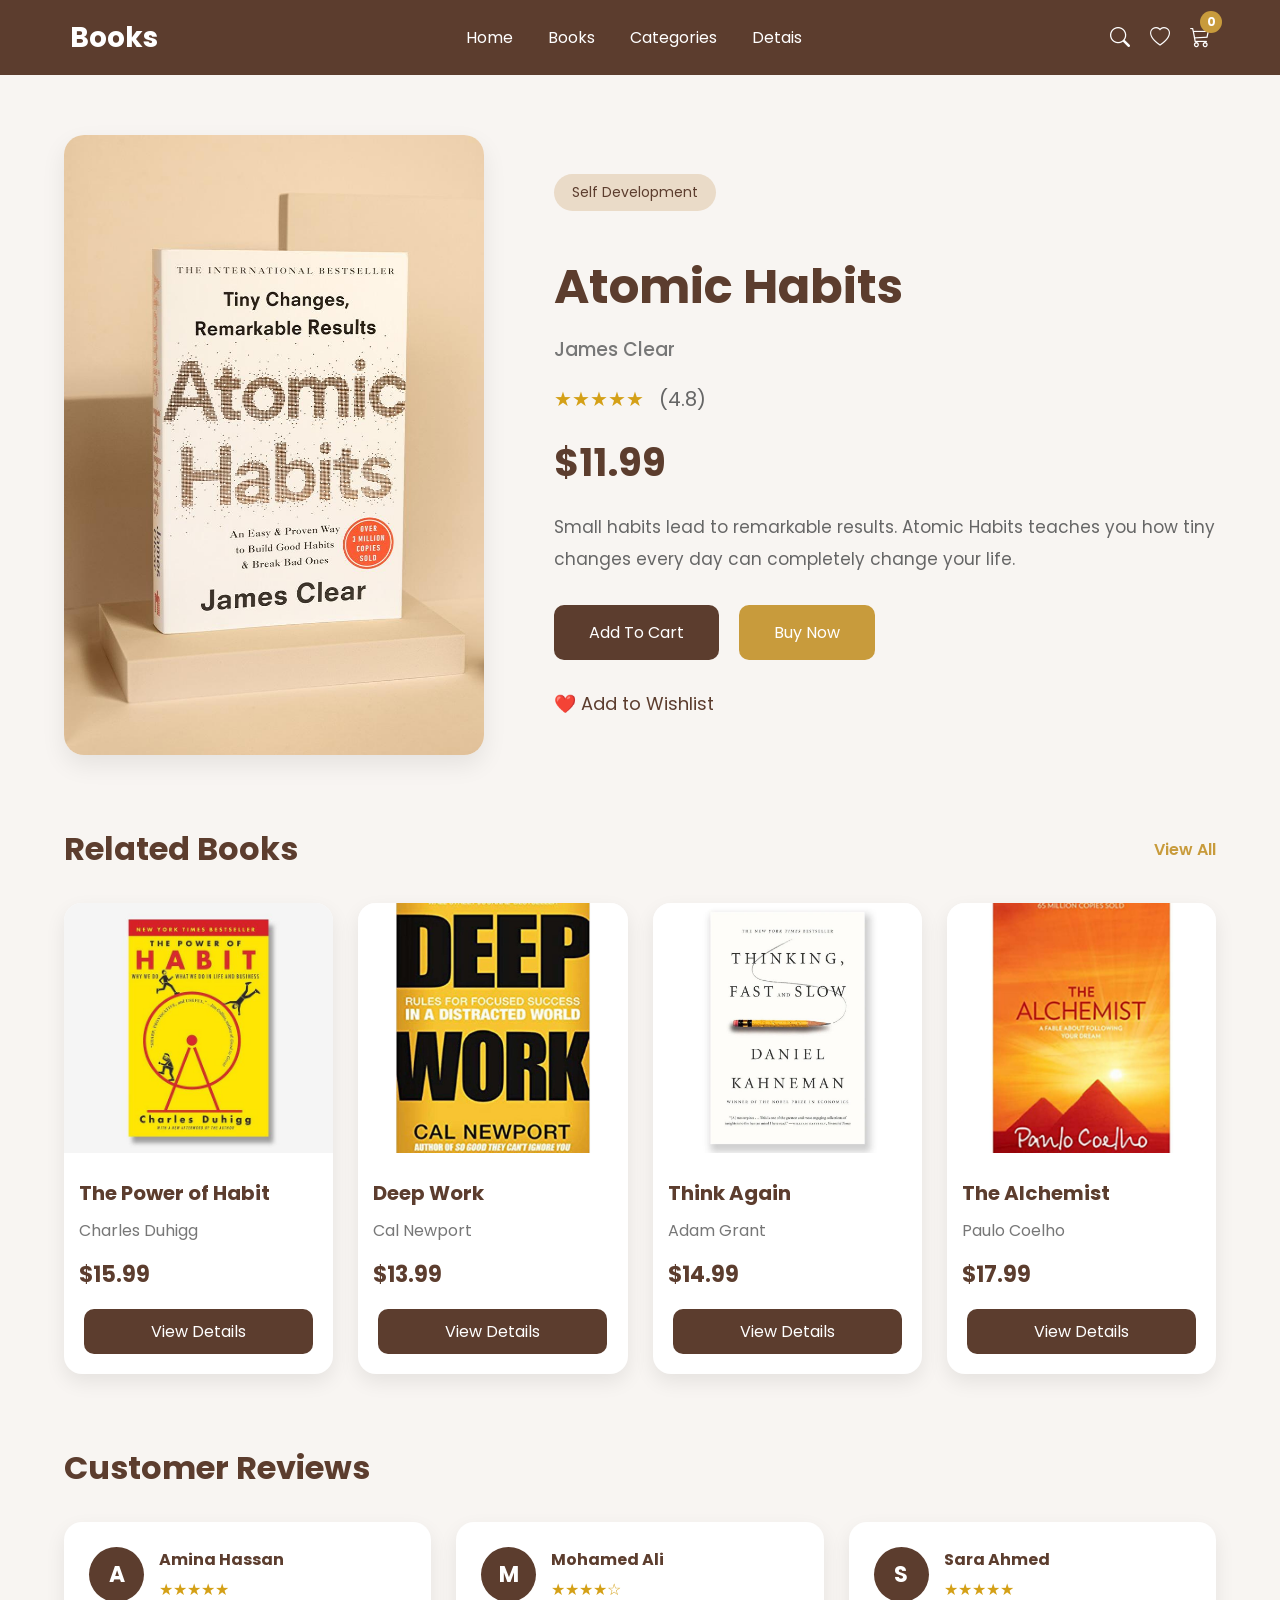
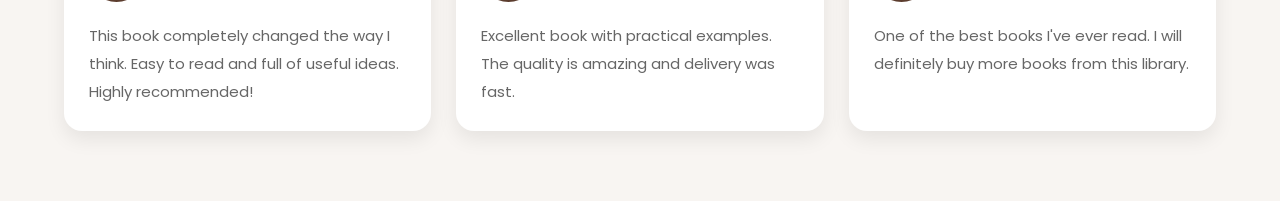
<file: details.html>
<!DOCTYPE html>
<html lang="en">

<head>

    <meta charset="UTF-8">

    <meta name="viewport" content="width=device-width, initial-scale=1.0">

    <title>BookNest</title>

    <link rel="stylesheet" href="details.css">

    <link rel="preconnect" href="https://fonts.googleapis.com">

    <link rel="preconnect" href="https://fonts.gstatic.com" crossorigin>

    <link href="https://fonts.googleapis.com/css2?family=Poppins:wght@300;400;500;600;700&display=swap"
        rel="stylesheet">

    <link rel="stylesheet" href="https://cdn.jsdelivr.net/npm/bootstrap-icons@1.11.3/font/bootstrap-icons.min.css">

</head>

<body>

    <nav>

        <div class="logo">


            <h2>Books</h2>

        </div>

        <ul>

            <li><a href="./index.html">Home</a></li>

            <li><a href="./prin.html">Books</a></li>

            <li><a href="./text.html">Categories</a></li>

            <li><a href="#">Detais</a></li>

        </ul>

        <div class="icons">

            <i class="bi bi-search"></i>

            <i class="bi bi-heart"></i>

            <div class="cart-icon">

                <i class="bi bi-cart3"></i>

                <span id="cartCount">0</span>

            </div>
        </div>

    </nav>
    <section class="details">
        <div class="book-image">

            <img src="images/image.png" id="mainImage" alt="Book">

        </div>


        <div class="book-info">

            <span class="category">Self Development</span>

            <h1 id="bookTitle">Atomic Habits</h1>

            <h3 id="bookAuthor">James Clear</h3>

            <div class="rating">

                ★★★★★

                <span>(4.8)</span>

            </div>

            <h2 id="bookPrice">$11.99</h2>

            <p id="bookDescription">

                Small habits lead to remarkable results.
                Atomic Habits teaches you how tiny changes
                every day can completely change your life.

            </p>

            <div class="buttons">

                <button class="cartBtn">
                    Add To Cart
                </button>

                <button class="buyBtn">
                    Buy Now
                </button>

            </div>

            <div class="wish">
                ❤️ Add to Wishlist
            </div>

        </div>

    </section>
    <section class="related">

        <div class="section-header">

            <h2>Related Books</h2>

            <a href="#">View All</a>

        </div>

        <div class="books-grid">
            <div class="book-card" data-index="1">

                <img src="images/image2.png" alt="Book">

                <h3>The Power of Habit</h3>

                <p>Charles Duhigg</p>

                <span>$15.99</span>

                <button class="detailsBtn" type="button">
                    View Details
                </button>
            </div>
            <div class="book-card" data-index="2">

                <img src="images/image3.png" alt="Book">

                <h3>Deep Work</h3>

                <p>Cal Newport</p>

                <span>$13.99</span>

                <button class="detailsBtn" type="button">
                    View Details
                </button>
            </div>
            <div class="book-card" data-index="3">

                <img src="images/image4.png" alt="Book">

                <h3>Think Again</h3>

                <p>Adam Grant</p>

                <span>$14.99</span>

                <button class="detailsBtn" type="button">
                    View Details
                </button>
            </div>
            <div class="book-card" data-index="4">

                <img src="images/image5.png" alt="Book">

                <h3>The Alchemist</h3>

                <p>Paulo Coelho</p>

                <span>$17.99</span>

                <button class="detailsBtn" type="button">
                    View Details
                </button>
            </div>

        </div>

    </section>
    <section class="reviews">

        <h2>Customer Reviews</h2>

        <div class="reviews-container">

            <div class="review-card">

                <div class="review-header">

                    <div class="avatar">A</div>

                    <div>
                        <h4>Amina Hassan</h4>
                        <span>★★★★★</span>
                    </div>

                </div>

                <p>
                    This book completely changed the way I think.
                    Easy to read and full of useful ideas. Highly recommended!
                </p>

            </div>

            <div class="review-card">

                <div class="review-header">

                    <div class="avatar">M</div>

                    <div>
                        <h4>Mohamed Ali</h4>
                        <span>★★★★☆</span>
                    </div>

                </div>

                <p>
                    Excellent book with practical examples.
                    The quality is amazing and delivery was fast.
                </p>

            </div>

            <div class="review-card">

                <div class="review-header">

                    <div class="avatar">S</div>

                    <div>
                        <h4>Sara Ahmed</h4>
                        <span>★★★★★</span>
                    </div>

                </div>

                <p>
                    One of the best books I've ever read.
                    I will definitely buy more books from this library.
                </p>

            </div>

        </div>

    </section>

    <script src="details.js"></script>

</body>

</html>
</file>
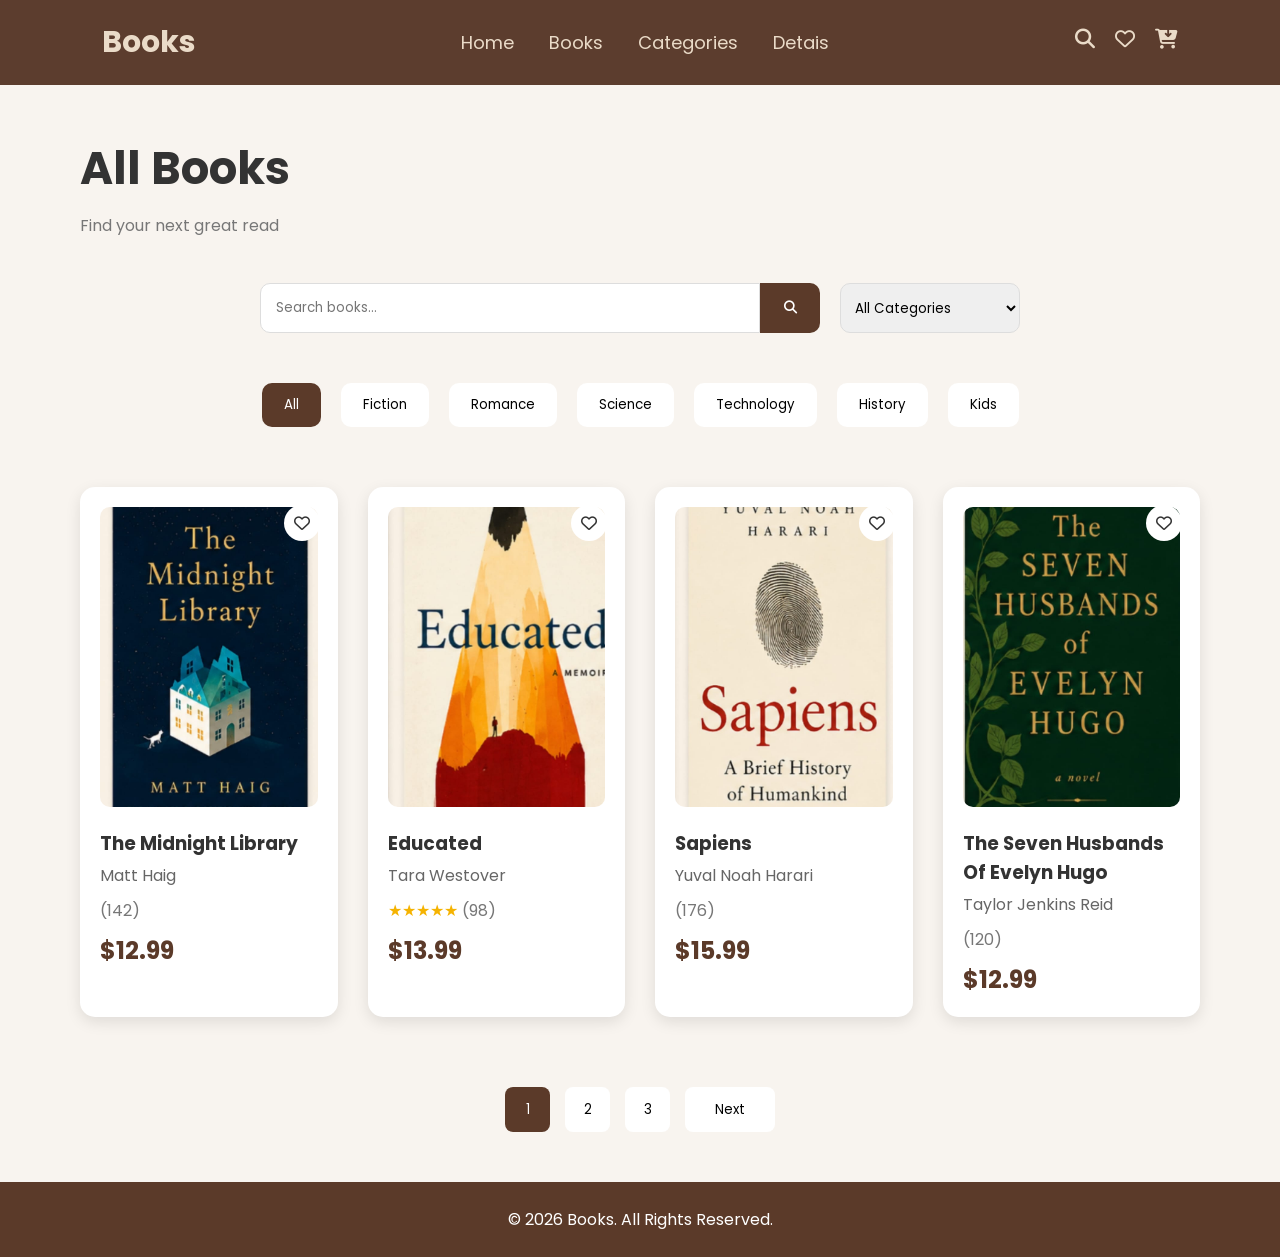
<file: prin.html>
<!DOCTYPE html>
<html lang="en">

<head>
    <meta charset="UTF-8">
    <meta name="viewport" content="width=device-width, initial-scale=1.0">
    <title>Books</title>

    <link rel="stylesheet" href="prin.css">


    <link rel="stylesheet" href="https://cdnjs.cloudflare.com/ajax/libs/font-awesome/6.5.2/css/all.min.css">
</head>

<body>

<header class="header">
            <div class="logo">
                <h2>Books</h2>
            </div>
            <nav class="navbar">
                <a href="./index.html">Home</a>
                <a href="#">Books</a>
                <a href="./text.html">Categories</a>
                <a href="./details.html">Detais</a>
                <div class="header-icons">
                    <i class="fa-solid fa-magnifying-glass"></i>
                    <i class="fa-regular fa-heart"></i>
                    <i class="fa-solid fa-cart-arrow-down"></i>
                </div>
            </nav>
        </header>


    <section class="hero">

        <h1>All Books</h1>

        <p>Find your next great read</p>

    </section>


    <section class="search-box">

        <div class="search">

            <input type="text" id="search" placeholder="Search books...">

            <button onclick="searchBook()">
                <i class="fa-solid fa-magnifying-glass"></i>
            </button>

        </div>

        <select>
            <option>All Categories</option>
            <option>Fiction</option>
            <option>Romance</option>
            <option>Science</option>
            <option>Technology</option>
            <option>History</option>
            <option>Kids</option>
        </select>

    </section>


    <div class="categories">

        <button class="active">All</button>
        <button>Fiction</button>
        <button>Romance</button>
        <button>Science</button>
        <button>Technology</button>
        <button>History</button>
        <button>Kids</button>

    </div>


    <section class="books" id="books">

        <div class="card">

            <i class="fa-regular fa-heart heart"></i>

            <img src="images/project1.png">

            <h3>The Midnight Library</h3>

            <p>Matt Haig</p>

            <div class="stars">
                <span>(142)</span>
            </div>

            <h2>$12.99</h2>

        </div>

        <div class="card">

            <i class="fa-regular fa-heart heart"></i>

            <img src="images/project2.png">

            <h3>Educated</h3>

            <p>Tara Westover</p>

            <div class="stars">
                ★★★★★
                <span>(98)</span>
            </div>

            <h2>$13.99</h2>

        </div>

        <div class="card">

            <i class="fa-regular fa-heart heart"></i>

            <img src="images/project3.png">

            <h3>Sapiens</h3>

            <p>Yuval Noah Harari</p>

            <div class="stars">

                <span>(176)</span>
            </div>

            <h2>$15.99</h2>

        </div>

        <div class="card">

            <i class="fa-regular fa-heart heart"></i>

            <img src="images/project4.png">

            <h3>The Seven Husbands Of Evelyn Hugo</h3>

            <p>Taylor Jenkins Reid</p>

            <div class="stars">

                <span>(120)</span>
            </div>

            <h2>$12.99</h2>

        </div>

    </section>


    <div class="pagination">

        <button class="page active">1</button>

        <button class="page">2</button>

        <button class="page">3</button>

        <button class="next">Next</button>

    </div>


<footer class="footer" id="contact">
        <p>© 2026 Books. All Rights Reserved.</p>
    </footer>

    <script src="prin.js"></script>

</body>

</html>
</file>
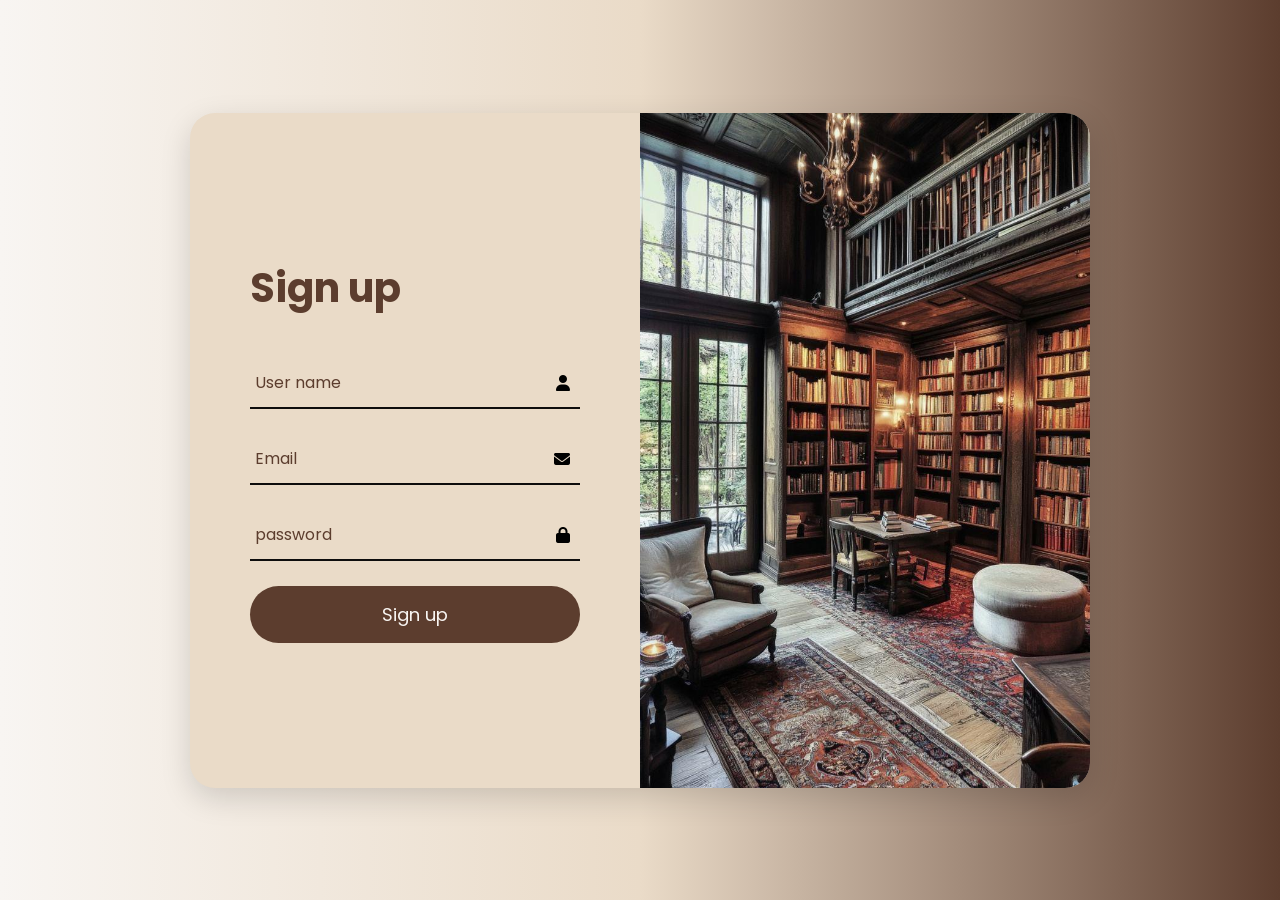
<file: sign.html>
<!DOCTYPE html>
<html lang="en">
<head>
    <meta charset="UTF-8">
    <meta name="viewport" content="width=device-width, initial-scale=1.0">
    <link rel="stylesheet" href="./sign.css">
        <link rel="stylesheet" href="https://cdnjs.cloudflare.com/ajax/libs/font-awesome/6.7.2/css/all.min.css">

    <title>Books</title>
</head>
<body>
    <section class="signup" id="signup">
        <div class="signup-container">
            <div class="signup-card">
                <div class="signup-form">
                <h1>Sign up</h1>
                <form id="signupForm">
                    <div class="input-box">
                        <input type="text" id="username" placeholder="User name">
                        <i class="fa-solid fa-user"></i>
                        <small class="error"></small>
                    </div>
                    <div class="input-box">
                        <input type="email" id="email" placeholder="Email">
                        <i class="fa-solid fa-envelope"></i>
                        <small class="error"></small>
                    </div>
                    <div class="input-box">
                        <input type="password" id="password" placeholder="password">
                        <i class="fa-solid fa-lock"></i>
                        <small class="error"></small>
                    </div>
                    <a href="./index.html">
                        <button type="button">Sign up</button>
                    </a>                </form>
            </div>
            <div class="signup-image">
                <img src="./images/b_XqUjT4yO0cHL3icmixUt4qNQXuSb2TTlEOPgpDk-nujzrR_4s7oHiUwfJZMtZIWf0xzaL9KSOERnmF5LYYEJZREEXJZOGymX33Z9rjfkQMY3zU8o3hH8v6DR4OFvCRJy_7Ss0-pzr7wbdMe4nEJV-12XYBYbyr9vVy6CL2HSkK4P-kda6yVpK0vDvPMuQU.jpg" alt="books">
            </div>
        </div>
        </div>
    </section>
    <script src="./sign.js"></script>
</body>
</html>
</file>
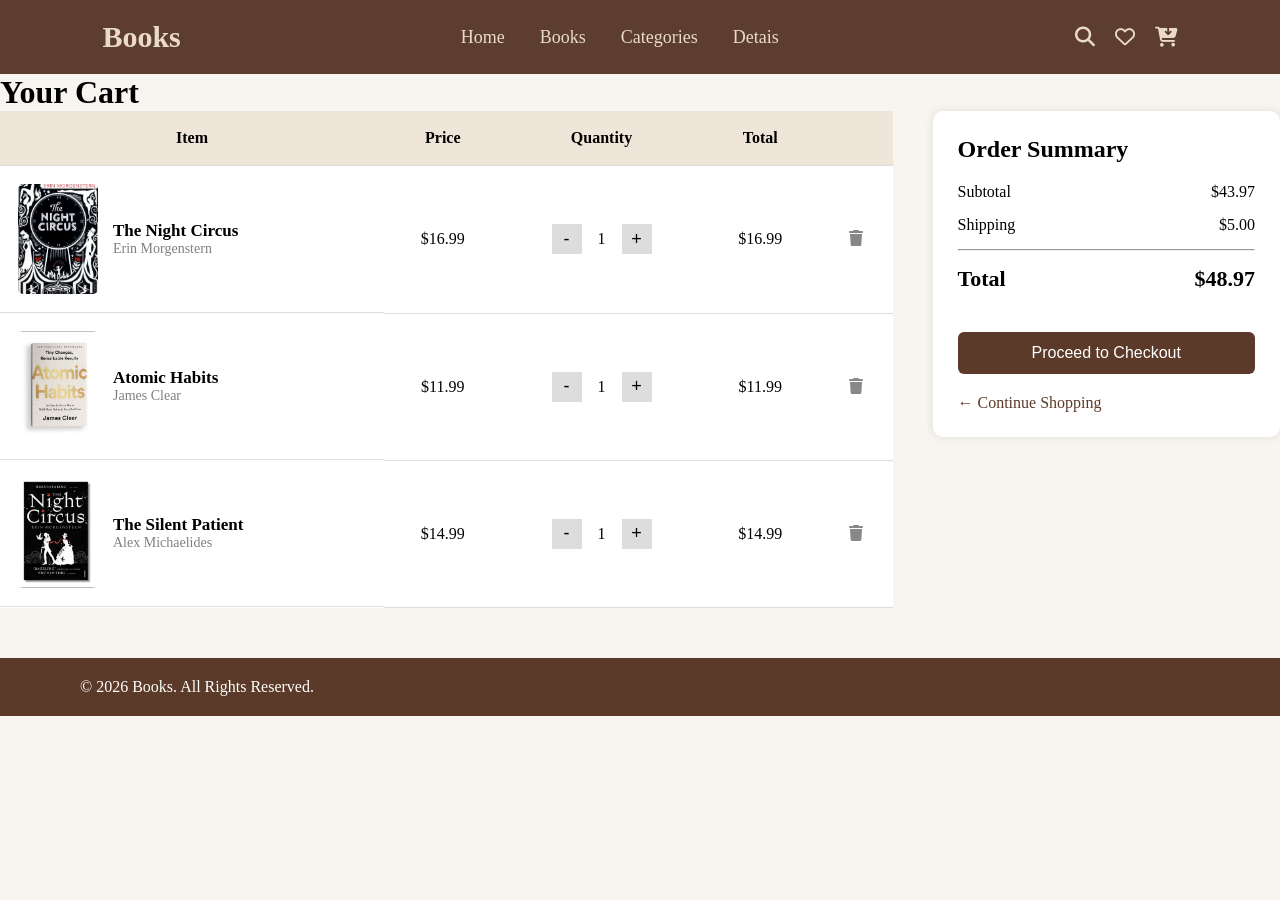
<file: text.html>
<!DOCTYPE html>
<html lang="en">

<head>
    <meta charset="UTF-8">
    <meta name="viewport" content="width=device-width, initial-scale=1.0">
    <title>Books</title>

    <link rel="stylesheet" href="text.css">

    <link rel="stylesheet" href="https://cdnjs.cloudflare.com/ajax/libs/font-awesome/6.5.2/css/all.min.css">

</head>

<body>

<header class="header">
            <div class="logo">
                <h2>Books</h2>
            </div>
            <nav class="navbar">
                <a href="./index.html">Home</a>
                <a href="./prin.html">Books</a>
                <a href="#categories">Categories</a>
                <a href="./details.html">Detais</a>
                <div class="header-icons">
                    <i class="fa-solid fa-magnifying-glass"></i>
                    <i class="fa-regular fa-heart"></i>
                    <i class="fa-solid fa-cart-arrow-down"></i>
                </div>
            </nav>
        </header>

    <!--========== Cart ==========-->

    <div class="container">

        <h1>Your Cart</h1>

        <div class="cart">

            <div class="left">

                <table>

                    <tr class="head">
                        <th>Item</th>
                        <th>Price</th>
                        <th>Quantity</th>
                        <th>Total</th>
                        <th></th>
                    </tr>


                    <tr>

                        <td class="book">
                            <img src="images/Screenshot 2026-07-19 225941.png">

                            <div>
                                <h3>The Night Circus</h3>
                                <p>Erin Morgenstern</p>
                            </div>

                        </td>

                        <td>$16.99</td>

                        <td>

                            <div class="qty">

                                <button onclick="decrease(0)">-</button>

                                <span id="q0">1</span>

                                <button onclick="increase(0)">+</button>

                            </div>

                        </td>

                        <td id="t0">$16.99</td>

                        <td>

                            <i class="fa-solid fa-trash"></i>

                        </td>

                    </tr>


                    <tr>

                        <td class="book">

                            <img src="images/Screenshot 2026-07-19 230009.png">

                            <div>
                                <h3>Atomic Habits</h3>
                                <p>James Clear</p>
                            </div>

                        </td>

                        <td>$11.99</td>

                        <td>

                            <div class="qty">

                                <button onclick="decrease(1)">-</button>

                                <span id="q1">1</span>

                                <button onclick="increase(1)">+</button>

                            </div>

                        </td>

                        <td id="t1">$11.99</td>

                        <td>

                            <i class="fa-solid fa-trash"></i>

                        </td>

                    </tr>


                    <tr>

                        <td class="book">

                            <img src="images/Screenshot 2026-07-19 230054.png">

                            <div>

                                <h3>The Silent Patient</h3>

                                <p>Alex Michaelides</p>

                            </div>

                        </td>

                        <td>$14.99</td>

                        <td>

                            <div class="qty">

                                <button onclick="decrease(2)">-</button>

                                <span id="q2">1</span>

                                <button onclick="increase(2)">+</button>

                            </div>

                        </td>

                        <td id="t2">$14.99</td>

                        <td>

                            <i class="fa-solid fa-trash"></i>

                        </td>

                    </tr>

                </table>

            </div>


            <div class="summary">

                <h2>Order Summary</h2>

                <div class="row">

                    <span>Subtotal</span>

                    <span id="subtotal">$43.97</span>

                </div>

                <div class="row">

                    <span>Shipping</span>

                    <span>$5.00</span>

                </div>

                <hr>

                <div class="row total">

                    <span>Total</span>

                    <span id="grand">$48.97</span>

                </div>

                <button class="checkout">

                    Proceed to Checkout

                </button>

                <a href="#">← Continue Shopping</a>

            </div>

        </div>

    </div>


<footer class="footer" id="contact">
        <p>© 2026 Books. All Rights Reserved.</p>
    </footer>

    <script src="text.js"></script>

</body>

</html>
</file>
<file: details.css>
* {

    margin: 0;

    padding: 0;

    box-sizing: border-box;

    font-family: "Poppins", sans-serif;

}

body {

    background: #F8F5F2;

}

a {

    text-decoration: none;

}

li {

    list-style: none;

}

nav {

    height: 75px;

    background: #5C3D2E;

    display: flex;

    justify-content: space-between;

    align-items: center;

    padding: 0 70px;

}

.logo {

    display: flex;

    align-items: center;

    gap: 10px;

    color: white;

}

.logo i {

    font-size: 30px;

}

.logo h2 {

    font-size: 28px;

}

nav ul {

    display: flex;

    gap: 35px;

}

nav ul a {

    color: white;

    font-size: 16px;

    transition: .3s;

}

nav ul a:hover {

    color: #EADBC8;

}

.icons {

    display: flex;

    gap: 20px;

}

.icons i {

    color: white;

    font-size: 20px;

    cursor: pointer;

    transition: .3s;

}

.icons i:hover {

    color: #EADBC8;

    transform: translateY(-3px);

}


.details {

    width: 90%;

    margin: 60px auto;

    display: flex;

    justify-content: space-between;

    align-items: center;

    gap: 70px;

}

.book-image {

    width: 420px;

    height: 620px;

    background: #fff;

    border-radius: 20px;

    overflow: hidden;

    box-shadow: 0 10px 25px rgba(0, 0, 0, .08);

}

.book-image img {

    width: 100%;

    height: 100%;

    object-fit: cover;

    display: block;

}

.book-info {

    flex: 1;

}

.category {

    display: inline-block;

    background: #EADBC8;

    color: #5C3D2E;

    padding: 8px 18px;

    border-radius: 30px;

    font-size: 14px;

    margin-bottom: 20px;

}

.book-info h1 {

    font-size: 48px;

    margin-top: 20px;

    color: #5C3D2E;

}

.book-info h3 {

    margin: 12px 0;

    font-weight: 500;

    color: #777;

}

.rating {

    margin: 20px 0;

    font-size: 20px;

    color: #D4A017;

}

.rating span {

    color: #666;

    margin-left: 10px;

}

.book-info h2 {

    font-size: 38px;

    color: #5C3D2E;

    margin-bottom: 20px;

}

.book-info p {

    font-size: 17px;

    line-height: 32px;

    color: #666;

    margin-bottom: 30px;

}

/* BUTTONS */

.buttons {

    display: flex;

    gap: 20px;

}

.cartBtn {

    padding: 15px 35px;

    border: none;

    background: #5C3D2E;

    color: white;

    border-radius: 10px;

    font-size: 16px;

    cursor: pointer;

    transition: .3s;

}

.cartBtn:hover {

    background: #3d281d;

}

.buyBtn {

    padding: 15px 35px;

    border: none;

    background: #C89B3C;

    color: white;

    border-radius: 10px;

    font-size: 16px;

    cursor: pointer;

    transition: .3s;

}

.buyBtn:hover {

    background: #a67d29;

}

.wish {

    margin-top: 30px;

    font-size: 18px;

    color: #5C3D2E;

    cursor: pointer;

}

.related {

    width: 90%;

    margin: 70px auto;

}

.section-header {

    display: flex;

    justify-content: space-between;

    align-items: center;

    margin-bottom: 30px;

}

.section-header h2 {

    font-size: 32px;

    color: #5C3D2E;

}

.section-header a {

    text-decoration: none;

    color: #C89B3C;

    font-weight: 600;

}

.books-grid {

    display: grid;

    grid-template-columns: repeat(4, 1fr);

    gap: 25px;

}

.book-card {

    background: white;

    border-radius: 18px;

    overflow: hidden;

    box-shadow: 0 8px 20px rgba(0, 0, 0, .08);

    transition: .4s;

    padding-bottom: 20px;

}

.book-card:hover {

    transform: translateY(-10px);

}

.book-card img {

    width: 100%;

    height: 250px;

    object-fit: cover;

}

.book-card h3 {

    margin: 18px 15px 10px;

    color: #5C3D2E;

    font-size: 20px;

}

.book-card p {

    margin: 0 15px 15px;

    color: #777;

}

.book-card span {

    display: block;

    margin: 0 15px 18px;

    font-size: 22px;

    font-weight: 700;

    color: #5C3D2E;

}

.book-card button {

    width: 85%;

    height: 45px;

    margin: auto;

    display: block;

    border: none;

    border-radius: 10px;

    background: #5C3D2E;

    color: white;

    font-size: 16px;

    cursor: pointer;

    transition: .3s;

}

.book-card button:hover {

    background: #C89B3C;

}

.reviews {

    width: 90%;

    margin: 70px auto;

}

.reviews h2 {

    font-size: 32px;

    color: #5C3D2E;

    margin-bottom: 30px;

}

.reviews-container {

    display: grid;

    grid-template-columns: repeat(3, 1fr);

    gap: 25px;

}

.review-card {

    background: #fff;

    padding: 25px;

    border-radius: 18px;

    box-shadow: 0 8px 20px rgba(0, 0, 0, .08);

    transition: .3s;

}

.review-card:hover {

    transform: translateY(-8px);

}

.review-header {

    display: flex;

    align-items: center;

    gap: 15px;

    margin-bottom: 20px;

}

.avatar {

    width: 55px;

    height: 55px;

    background: #5C3D2E;

    color: white;

    border-radius: 50%;

    display: flex;

    justify-content: center;

    align-items: center;

    font-size: 22px;

    font-weight: bold;

}

.review-header h4 {

    color: #5C3D2E;

    margin-bottom: 5px;

}

.review-header span {

    color: #D4A017;

}

.review-card p {

    line-height: 28px;

    color: #666;

    font-size: 15px;

}


.successMessage {

    position: fixed;

    top: 25px;

    right: 25px;

    background: #5C3D2E;

    color: white;

    padding: 18px 30px;

    border-radius: 12px;

    font-size: 16px;

    font-weight: 600;

    box-shadow: 0 10px 20px rgba(0, 0, 0, .2);

    animation: slideDown .5s ease;

    z-index: 9999;

}

@keyframes slideDown {

    0% {

        transform: translateY(-80px);

        opacity: 0;

    }

    100% {

        transform: translateY(0);

        opacity: 1;

    }

}


@media(max-width:992px) {

    nav {

        padding: 20px;

    }

    nav ul {

        display: none;

    }

    .details {

        flex-direction: column;

        text-align: center;

    }

    .book-image {

        width: 350px;

        height: 500px;

        margin: auto;

    }

    .book-info {

        width: 100%;

    }

    .buttons {

        justify-content: center;

        flex-wrap: wrap;

    }

    .books-grid {

        grid-template-columns: repeat(2, 1fr);

    }

    .reviews-container {

        grid-template-columns: 1fr;

    }

}

/*==============================
        Mobile
==============================*/

@media(max-width:768px) {

    nav {

        padding: 15px;

    }

    .logo h2 {

        font-size: 22px;

    }

    .icons i {

        font-size: 18px;

    }

    .book-image {

        width: 280px;

        height: 400px;

    }

    .book-info h1 {

        font-size: 32px;

    }

    .book-info h2 {

        font-size: 28px;

    }

    .book-info p {

        font-size: 15px;

        line-height: 26px;

    }

    .buttons {

        flex-direction: column;

    }

    .cartBtn,

    .buyBtn {

        width: 100%;

    }

    .books-grid {

        grid-template-columns: 1fr;

    }

    .section-header {

        flex-direction: column;

        gap: 10px;

        text-align: center;

    }

    .review-card {

        padding: 20px;

    }

}

#mainImage {

    transition: 0.4s;

}

.cart-icon {

    position: relative;

    cursor: pointer;

}


#cartCount {

    position: absolute;

    top: -12px;

    right: -12px;

    background: #C89B3C;

    color: white;

    width: 22px;

    height: 22px;

    border-radius: 50%;

    display: flex;

    align-items: center;

    justify-content: center;

    font-size: 12px;

    font-weight: bold;

}
</file>
<file: prin.css>
@import url('https://fonts.googleapis.com/css2?family=Poppins:wght@100;200;300;400;500;600;700&display=swap');

* {
    margin: 0;
    padding: 0;
    box-sizing: border-box;
    font-family: 'Poppins', sans-serif;
}

body {
    background: #f8f4ef;
    color: #333;
}

/* ================= Navbar ================= */

.header{
    display: flex;
    align-items: center;
    justify-content: space-between;
    padding: 20px 8%;
    background-color: #5C3D2E;
}
.logo{
    flex: 1;
}
.logo h2{
    color: #EADBC8;
    font-size: 30px;
}

.navbar{
    flex: 2;
    display: flex;
    justify-content: center;
    gap: 35px;
}

.navbar a{
    text-decoration: none;
    color: #EADBC8;
    font-size: 18px;
    transition: .3s;
}

.navbar a:hover{
    color: #cd7605;
}

.header-icons{
    flex: 1;
    display: flex;
    justify-content: flex-end;
    gap: 20px;
}

.header-icons i{
    font-size: 20px;
    color: #EADBC8;
    cursor: pointer;
    transition: .3s;
}

.header-icons i:hover{
    color: #D48C45;
    transform: scale(1.2);
}
.hero {
    padding: 50px 80px 25px;
}

.hero h1 {
    font-size: 45px;
    margin-bottom: 10px;
}

.hero p {
    color: #777;
}

/* ================= Search ================= */

.search-box {
    display: flex;
    justify-content: center;
    gap: 20px;
    padding: 20px 80px;
    flex-wrap: wrap;
}

.search {
    display: flex;
}

.search input {
    width: 500px;
    height: 50px;
    border: 1px solid #ddd;
    border-radius: 10px 0 0 10px;
    padding-left: 15px;
    outline: none;
}

.search button {
    width: 60px;
    border: none;
    background: #5b3a29;
    color: white;
    border-radius: 0 10px 10px 0;
    cursor: pointer;
}

select {
    width: 180px;
    border: 1px solid #ddd;
    border-radius: 10px;
    padding: 10px;
    cursor: pointer;
}


.categories {
    display: flex;
    justify-content: center;
    gap: 20px;
    margin: 30px 0;
    flex-wrap: wrap;
}

.categories button {
    border: none;
    padding: 12px 22px;
    border-radius: 10px;
    cursor: pointer;
    background: white;
}

.categories .active {
    background: #5b3a29;
    color: white;
}


.books {
    display: grid;
    grid-template-columns: repeat(auto-fit, minmax(250px, 1fr));
    gap: 30px;
    padding: 30px 80px;
}

.card {
    background: white;
    border-radius: 15px;
    padding: 20px;
    position: relative;
    transition: .3s;
    box-shadow: 0 5px 15px rgba(0, 0, 0, .1);
}

.card:hover {
    transform: translateY(-8px);
}

.card img {
    width: 100%;
    height: 300px;
    object-fit: cover;
    border-radius: 10px;
}

.heart {
    position: absolute;
    top: 18px;
    right: 18px;
    background: white;
    padding: 10px;
    border-radius: 50%;
    cursor: pointer;
}

.card h3 {
    margin-top: 15px;
}

.card p {
    color: #666;
    margin: 5px 0;
}

.stars {
    color: #f5b301;
    margin: 10px 0;
}

.stars span {
    color: #777;
}

.card h2 {
    color: #5b3a29;
}


.pagination {
    display: flex;
    justify-content: center;
    gap: 15px;
    margin: 40px;
}

.pagination button {
    width: 45px;
    height: 45px;
    border: none;
    border-radius: 8px;
    cursor: pointer;
    background: white;
}

.pagination .active {
    background: #5b3a29;
    color: white;
}

.next {
    width: 90px !important;
}


footer {
    margin-top: 50px;
    background: #5b3a29;
    color: white;
    display: flex;
    justify-content: space-around;
    align-items: center;
    padding: 25px;
    flex-wrap: wrap;
}

.links {
    display: flex;
    gap: 20px;
}

.links a {
    color: white;
    text-decoration: none;
}

.social i {
    font-size: 24px;
    cursor: pointer;
}


@media(max-width:768px) {

    header {
        flex-direction: column;
        gap: 20px;
    }

    nav {
        flex-wrap: wrap;
        justify-content: center;
    }

    .search input {
        width: 250px;
    }

    .hero {
        padding: 30px;
    }

    .books {
        padding: 30px;
    }

}
</file>
<file: sign.css>
@import url('https://fonts.googleapis.com/css2?family=Poppins:wght@100;200;300;400;500;600;700&display=swap');
*{
    margin: 0;
    padding: 0;
    box-sizing: border-box;
    font-family: "Poppins", sans-serif;
}
/* -----------------signup----------------------- */
.signup{
    width: 100%;
    min-height: 100vh;
    background-image: linear-gradient(to left, #5C3D2E, #EADBC8, #F8F5F2);    display: flex;
    justify-content: center;
    align-items: center;
    padding: 40px 20px;
}
.signup-container{
    width: 100%;
    max-width: 900px;
}

.signup-card{
    display: flex;
    background-color: #EADBC8;
    border-radius: 25px;
    box-shadow: 0 10px 30px rgba(0,0,0,.15);
    animation-name: sh;
    animation-duration: 0.8s;
    animation-direction: alternate-reverse;
}
@keyframes sh{
    from{
        opacity: 0;
        transform: translateY(40px);
    }
    to{
        opacity: 1;
        transform: translateY(0);
    }
}
.signup-form{
    width: 50%;
    padding: 60px;
    display: flex;
    flex-direction: column;
    justify-content: center;
}
.signup-form h1{
    font-size: 40px;
    margin-bottom: 40px;
    color: #5C3D2E;
}
.input-box{
    position: relative;
    margin-bottom: 25px;
}
.input-box input{
    width: 100%;
    border: none;
    background-color: #EADBC8;
    border-bottom:2px solid #0e0d0d ;
    padding: 12px 35px 12px 5px ;
    font-size: 16px;
}
.input-box input::placeholder{
    color: #5C3D2E;
}
.input-box i{
    position: absolute;
    right: 10px;
    top: 50%;
    transform: translateY(-50%);
    color: #000000;
}
.error{
    color: red;
    font-size: 13px;
    display: block;
    margin-top: 5px;
}
button{
    width: 100%;
    border: none;
    padding: 15px;
    background: #5C3D2E;
    color: #F8F5F2;
    font-size: 18px;
    border-radius: 30px;
    cursor: pointer;
    transition: .3s;
}
button:hover{
    background: #5c3d2eb3;
    transform: translateY(-3px);
}
.signup-image{
    width: 50%;
}
.signup-image img{
    width: 100%;
    height: 100%;
    display: block;
    object-fit: cover;
    border-radius: 0 25px 25px 0;
}
@media(max-width:768px){
    .signup-card{
        flex-direction: column-reverse;
    }
    .signup-form{
        width: 100%;
        padding: 35px 25px;
    }
    .signup-image{
        width: 100%;
        height: 280px;
    }
    .signup-form h1{
        font-size: 30px;
        text-align: center;
    }
}
</file>
<file: text.css>
@import url('https://fonts.googleapis.com/css2?family=Poppins:wght@100;200;300;400;500;600;700&display=swap');

* {
    margin: 0;
    padding: 0;
    box-sizing: border-box;
}

body {
    background: #f8f4ef;
}

/*========== Navbar ==========*/

.header{
    display: flex;
    align-items: center;
    justify-content: space-between;
    padding: 20px 8%;
    background-color: #5C3D2E;
}
.logo{
    flex: 1;
}
.logo h2{
    color: #EADBC8;
    font-size: 30px;
}

.navbar{
    flex: 2;
    display: flex;
    justify-content: center;
    gap: 35px;
}

.navbar a{
    text-decoration: none;
    color: #EADBC8;
    font-size: 18px;
    transition: .3s;
}

.navbar a:hover{
    color: #cd7605;
}

.header-icons{
    flex: 1;
    display: flex;
    justify-content: flex-end;
    gap: 20px;
}

.header-icons i{
    font-size: 20px;
    color: #EADBC8;
    cursor: pointer;
    transition: .3s;
}

.header-icons i:hover{
    color: #D48C45;
    transform: scale(1.2);
}

/*========== Layout ==========*/

.cart {
    display: flex;
    gap: 40px;
    align-items: flex-start;
}

.left {
    flex: 3;
}

.summary {
    flex: 1;
    background: white;
    padding: 25px;
    border-radius: 10px;
    box-shadow: 0 0 10px rgba(0, 0, 0, .1);
}

/*========== Table ==========*/

table {
    width: 100%;
    border-collapse: collapse;
    background: white;
}

.head {
    background: #efe5d8;
}

th,
td {
    padding: 18px;
    text-align: center;
    border-bottom: 1px solid #ddd;
}

.book {
    display: flex;
    align-items: center;
    gap: 15px;
    text-align: left;
}

.book img {
    width: 80px;
    height: 110px;
    object-fit: cover;
    border-radius: 5px;
}

.book h3 {
    font-size: 17px;
}

.book p {
    color: gray;
    font-size: 14px;
}

/*========== Quantity ==========*/

.qty {
    display: flex;
    justify-content: center;
    align-items: center;
}

.qty button {
    width: 30px;
    height: 30px;
    border: none;
    background: #ddd;
    cursor: pointer;
    font-size: 18px;
}

.qty span {
    width: 40px;
    text-align: center;
}


.summary h2 {
    margin-bottom: 20px;
}

.row {
    display: flex;
    justify-content: space-between;
    margin: 15px 0;
}

.total {
    font-size: 22px;
    font-weight: bold;
}

.checkout {
    width: 100%;
    margin-top: 25px;
    padding: 12px;
    border: none;
    background: #5b3a29;
    color: white;
    border-radius: 6px;
    cursor: pointer;
    font-size: 16px;
}

.checkout:hover {
    background: #754d37;
}

.summary a {
    display: block;
    margin-top: 20px;
    text-decoration: none;
    color: #5b3a29;
}


.fa-trash {
    color: #888;
    cursor: pointer;
}

.fa-trash:hover {
    color: red;
}


footer {
    margin-top: 50px;
    background: #5b3a29;
    color: white;
    display: flex;
    justify-content: space-between;
    padding: 20px 80px;
}


@media(max-width:900px) {

    .cart {
        flex-direction: column;
    }

    header {
        flex-direction: column;
        gap: 20px;
    }

    nav {
        margin: 15px 0;
    }

    table {
        font-size: 14px;
    }

    .book img {
        width: 60px;
        height: 90px;
    }

}
</file>
